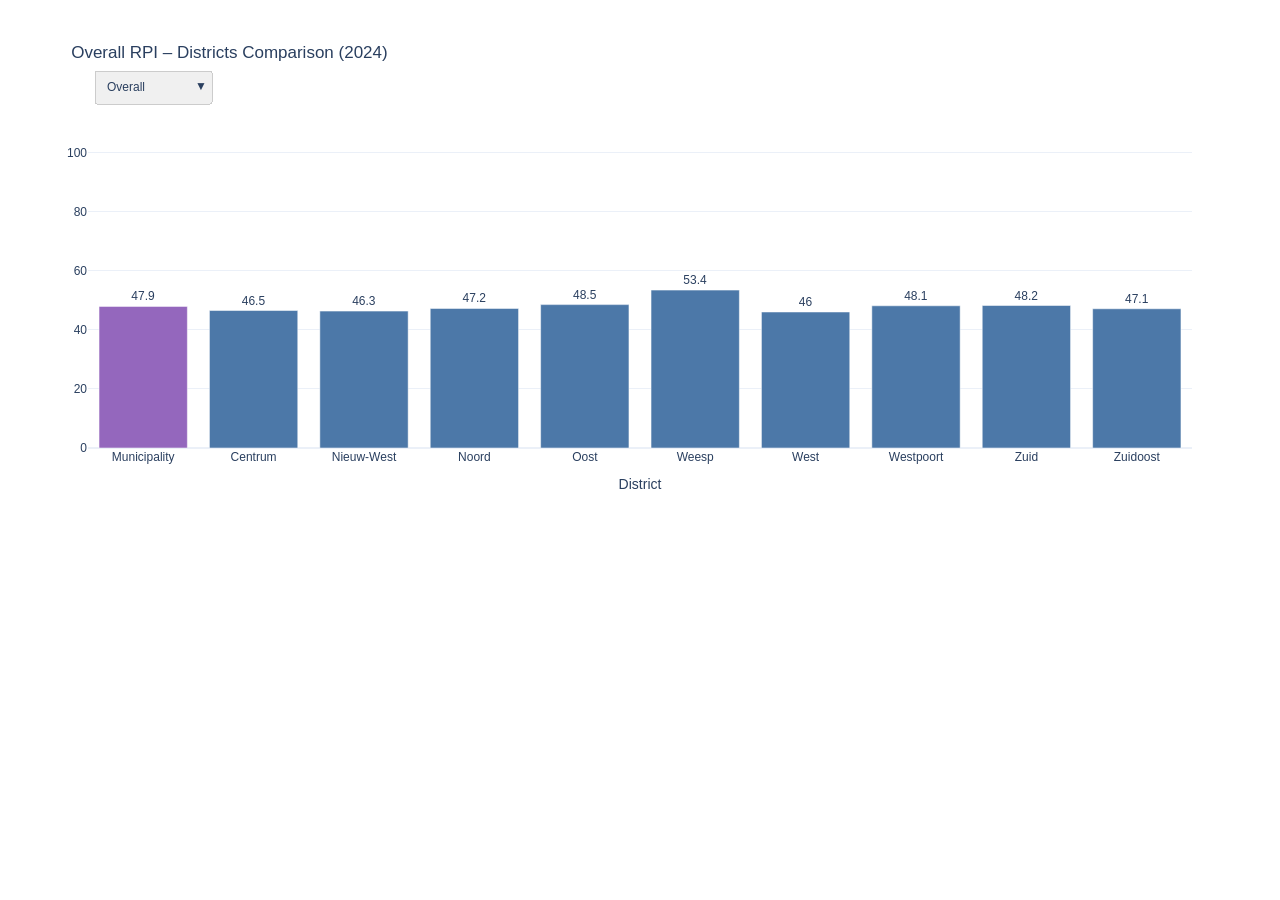
<file: docs/charts/histogram_2024.html>
<html>
<head><meta charset="utf-8" /></head>
<body>
    <div>                        <script type="text/javascript">window.PlotlyConfig = {MathJaxConfig: 'local'};</script>
        <script charset="utf-8" src="https://cdn.plot.ly/plotly-2.35.2.min.js"></script>                <div id="eaab901d-3037-4b99-b0c6-ad3c3ef9da51" class="plotly-graph-div" style="height:520px; width:100%;"></div>            <script type="text/javascript">                                    window.PLOTLYENV=window.PLOTLYENV || {};                                    if (document.getElementById("eaab901d-3037-4b99-b0c6-ad3c3ef9da51")) {                    Plotly.newPlot(                        "eaab901d-3037-4b99-b0c6-ad3c3ef9da51",                        [{"hovertemplate":"\u003cb\u003e%{x}\u003c\u002fb\u003e\u003cbr\u003eRPI: %{y:.1f}\u003cextra\u003e\u003c\u002fextra\u003e","marker":{"color":["#9467bd","#4C78A8","#4C78A8","#4C78A8","#4C78A8","#4C78A8","#4C78A8","#4C78A8","#4C78A8","#4C78A8"]},"name":"Overall","text":[47.9,46.5,46.3,47.2,48.5,53.4,46.0,48.1,48.2,47.1],"textposition":"outside","visible":true,"x":["Municipality","Centrum","Nieuw-West","Noord","Oost","Weesp","West","Westpoort","Zuid","Zuidoost"],"y":[47.9,46.5,46.3,47.2,48.5,53.4,46.0,48.1,48.2,47.1],"type":"bar"},{"hovertemplate":"\u003cb\u003e%{x}\u003c\u002fb\u003e\u003cbr\u003eRPI: %{y:.1f}\u003cextra\u003e\u003c\u002fextra\u003e","marker":{"color":["#9467bd","#4C78A8","#4C78A8","#4C78A8","#4C78A8","#4C78A8","#4C78A8","#4C78A8","#4C78A8","#4C78A8"]},"name":"Economic","text":[43.0,40.2,36.6,43.2,38.6,54.2,42.0,44.1,41.0,40.3],"textposition":"outside","visible":false,"x":["Municipality","Centrum","Nieuw-West","Noord","Oost","Weesp","West","Westpoort","Zuid","Zuidoost"],"y":[43.0,40.2,36.6,43.2,38.6,54.2,42.0,44.1,41.0,40.3],"type":"bar"},{"hovertemplate":"\u003cb\u003e%{x}\u003c\u002fb\u003e\u003cbr\u003eRPI: %{y:.1f}\u003cextra\u003e\u003c\u002fextra\u003e","marker":{"color":["#9467bd","#4C78A8","#4C78A8","#4C78A8","#4C78A8","#4C78A8","#4C78A8","#4C78A8","#4C78A8","#4C78A8"]},"name":"Environmental","text":[51.5,47.6,51.6,51.0,54.9,53.2,50.5,47.4,51.0,54.2],"textposition":"outside","visible":false,"x":["Municipality","Centrum","Nieuw-West","Noord","Oost","Weesp","West","Westpoort","Zuid","Zuidoost"],"y":[51.5,47.6,51.6,51.0,54.9,53.2,50.5,47.4,51.0,54.2],"type":"bar"},{"hovertemplate":"\u003cb\u003e%{x}\u003c\u002fb\u003e\u003cbr\u003eRPI: %{y:.1f}\u003cextra\u003e\u003c\u002fextra\u003e","marker":{"color":["#9467bd","#4C78A8","#4C78A8","#4C78A8","#4C78A8","#4C78A8","#4C78A8","#4C78A8","#4C78A8","#4C78A8"]},"name":"Political","text":[48.9,48.0,45.5,42.9,49.3,55.7,49.3,50.0,50.6,41.0],"textposition":"outside","visible":false,"x":["Municipality","Centrum","Nieuw-West","Noord","Oost","Weesp","West","Westpoort","Zuid","Zuidoost"],"y":[48.9,48.0,45.5,42.9,49.3,55.7,49.3,50.0,50.6,41.0],"type":"bar"},{"hovertemplate":"\u003cb\u003e%{x}\u003c\u002fb\u003e\u003cbr\u003eRPI: %{y:.1f}\u003cextra\u003e\u003c\u002fextra\u003e","marker":{"color":["#9467bd","#4C78A8","#4C78A8","#4C78A8","#4C78A8","#4C78A8","#4C78A8","#4C78A8","#4C78A8","#4C78A8"]},"name":"Social","text":[50.3,50.3,51.6,51.8,51.2,50.6,42.2,50.8,50.1,52.9],"textposition":"outside","visible":false,"x":["Municipality","Centrum","Nieuw-West","Noord","Oost","Weesp","West","Westpoort","Zuid","Zuidoost"],"y":[50.3,50.3,51.6,51.8,51.2,50.6,42.2,50.8,50.1,52.9],"type":"bar"}],                        {"template":{"data":{"barpolar":[{"marker":{"line":{"color":"white","width":0.5},"pattern":{"fillmode":"overlay","size":10,"solidity":0.2}},"type":"barpolar"}],"bar":[{"error_x":{"color":"#2a3f5f"},"error_y":{"color":"#2a3f5f"},"marker":{"line":{"color":"white","width":0.5},"pattern":{"fillmode":"overlay","size":10,"solidity":0.2}},"type":"bar"}],"carpet":[{"aaxis":{"endlinecolor":"#2a3f5f","gridcolor":"#C8D4E3","linecolor":"#C8D4E3","minorgridcolor":"#C8D4E3","startlinecolor":"#2a3f5f"},"baxis":{"endlinecolor":"#2a3f5f","gridcolor":"#C8D4E3","linecolor":"#C8D4E3","minorgridcolor":"#C8D4E3","startlinecolor":"#2a3f5f"},"type":"carpet"}],"choropleth":[{"colorbar":{"outlinewidth":0,"ticks":""},"type":"choropleth"}],"contourcarpet":[{"colorbar":{"outlinewidth":0,"ticks":""},"type":"contourcarpet"}],"contour":[{"colorbar":{"outlinewidth":0,"ticks":""},"colorscale":[[0.0,"#0d0887"],[0.1111111111111111,"#46039f"],[0.2222222222222222,"#7201a8"],[0.3333333333333333,"#9c179e"],[0.4444444444444444,"#bd3786"],[0.5555555555555556,"#d8576b"],[0.6666666666666666,"#ed7953"],[0.7777777777777778,"#fb9f3a"],[0.8888888888888888,"#fdca26"],[1.0,"#f0f921"]],"type":"contour"}],"heatmapgl":[{"colorbar":{"outlinewidth":0,"ticks":""},"colorscale":[[0.0,"#0d0887"],[0.1111111111111111,"#46039f"],[0.2222222222222222,"#7201a8"],[0.3333333333333333,"#9c179e"],[0.4444444444444444,"#bd3786"],[0.5555555555555556,"#d8576b"],[0.6666666666666666,"#ed7953"],[0.7777777777777778,"#fb9f3a"],[0.8888888888888888,"#fdca26"],[1.0,"#f0f921"]],"type":"heatmapgl"}],"heatmap":[{"colorbar":{"outlinewidth":0,"ticks":""},"colorscale":[[0.0,"#0d0887"],[0.1111111111111111,"#46039f"],[0.2222222222222222,"#7201a8"],[0.3333333333333333,"#9c179e"],[0.4444444444444444,"#bd3786"],[0.5555555555555556,"#d8576b"],[0.6666666666666666,"#ed7953"],[0.7777777777777778,"#fb9f3a"],[0.8888888888888888,"#fdca26"],[1.0,"#f0f921"]],"type":"heatmap"}],"histogram2dcontour":[{"colorbar":{"outlinewidth":0,"ticks":""},"colorscale":[[0.0,"#0d0887"],[0.1111111111111111,"#46039f"],[0.2222222222222222,"#7201a8"],[0.3333333333333333,"#9c179e"],[0.4444444444444444,"#bd3786"],[0.5555555555555556,"#d8576b"],[0.6666666666666666,"#ed7953"],[0.7777777777777778,"#fb9f3a"],[0.8888888888888888,"#fdca26"],[1.0,"#f0f921"]],"type":"histogram2dcontour"}],"histogram2d":[{"colorbar":{"outlinewidth":0,"ticks":""},"colorscale":[[0.0,"#0d0887"],[0.1111111111111111,"#46039f"],[0.2222222222222222,"#7201a8"],[0.3333333333333333,"#9c179e"],[0.4444444444444444,"#bd3786"],[0.5555555555555556,"#d8576b"],[0.6666666666666666,"#ed7953"],[0.7777777777777778,"#fb9f3a"],[0.8888888888888888,"#fdca26"],[1.0,"#f0f921"]],"type":"histogram2d"}],"histogram":[{"marker":{"pattern":{"fillmode":"overlay","size":10,"solidity":0.2}},"type":"histogram"}],"mesh3d":[{"colorbar":{"outlinewidth":0,"ticks":""},"type":"mesh3d"}],"parcoords":[{"line":{"colorbar":{"outlinewidth":0,"ticks":""}},"type":"parcoords"}],"pie":[{"automargin":true,"type":"pie"}],"scatter3d":[{"line":{"colorbar":{"outlinewidth":0,"ticks":""}},"marker":{"colorbar":{"outlinewidth":0,"ticks":""}},"type":"scatter3d"}],"scattercarpet":[{"marker":{"colorbar":{"outlinewidth":0,"ticks":""}},"type":"scattercarpet"}],"scattergeo":[{"marker":{"colorbar":{"outlinewidth":0,"ticks":""}},"type":"scattergeo"}],"scattergl":[{"marker":{"colorbar":{"outlinewidth":0,"ticks":""}},"type":"scattergl"}],"scattermapbox":[{"marker":{"colorbar":{"outlinewidth":0,"ticks":""}},"type":"scattermapbox"}],"scatterpolargl":[{"marker":{"colorbar":{"outlinewidth":0,"ticks":""}},"type":"scatterpolargl"}],"scatterpolar":[{"marker":{"colorbar":{"outlinewidth":0,"ticks":""}},"type":"scatterpolar"}],"scatter":[{"fillpattern":{"fillmode":"overlay","size":10,"solidity":0.2},"type":"scatter"}],"scatterternary":[{"marker":{"colorbar":{"outlinewidth":0,"ticks":""}},"type":"scatterternary"}],"surface":[{"colorbar":{"outlinewidth":0,"ticks":""},"colorscale":[[0.0,"#0d0887"],[0.1111111111111111,"#46039f"],[0.2222222222222222,"#7201a8"],[0.3333333333333333,"#9c179e"],[0.4444444444444444,"#bd3786"],[0.5555555555555556,"#d8576b"],[0.6666666666666666,"#ed7953"],[0.7777777777777778,"#fb9f3a"],[0.8888888888888888,"#fdca26"],[1.0,"#f0f921"]],"type":"surface"}],"table":[{"cells":{"fill":{"color":"#EBF0F8"},"line":{"color":"white"}},"header":{"fill":{"color":"#C8D4E3"},"line":{"color":"white"}},"type":"table"}]},"layout":{"annotationdefaults":{"arrowcolor":"#2a3f5f","arrowhead":0,"arrowwidth":1},"autotypenumbers":"strict","coloraxis":{"colorbar":{"outlinewidth":0,"ticks":""}},"colorscale":{"diverging":[[0,"#8e0152"],[0.1,"#c51b7d"],[0.2,"#de77ae"],[0.3,"#f1b6da"],[0.4,"#fde0ef"],[0.5,"#f7f7f7"],[0.6,"#e6f5d0"],[0.7,"#b8e186"],[0.8,"#7fbc41"],[0.9,"#4d9221"],[1,"#276419"]],"sequential":[[0.0,"#0d0887"],[0.1111111111111111,"#46039f"],[0.2222222222222222,"#7201a8"],[0.3333333333333333,"#9c179e"],[0.4444444444444444,"#bd3786"],[0.5555555555555556,"#d8576b"],[0.6666666666666666,"#ed7953"],[0.7777777777777778,"#fb9f3a"],[0.8888888888888888,"#fdca26"],[1.0,"#f0f921"]],"sequentialminus":[[0.0,"#0d0887"],[0.1111111111111111,"#46039f"],[0.2222222222222222,"#7201a8"],[0.3333333333333333,"#9c179e"],[0.4444444444444444,"#bd3786"],[0.5555555555555556,"#d8576b"],[0.6666666666666666,"#ed7953"],[0.7777777777777778,"#fb9f3a"],[0.8888888888888888,"#fdca26"],[1.0,"#f0f921"]]},"colorway":["#636efa","#EF553B","#00cc96","#ab63fa","#FFA15A","#19d3f3","#FF6692","#B6E880","#FF97FF","#FECB52"],"font":{"color":"#2a3f5f"},"geo":{"bgcolor":"white","lakecolor":"white","landcolor":"white","showlakes":true,"showland":true,"subunitcolor":"#C8D4E3"},"hoverlabel":{"align":"left"},"hovermode":"closest","mapbox":{"style":"light"},"paper_bgcolor":"white","plot_bgcolor":"white","polar":{"angularaxis":{"gridcolor":"#EBF0F8","linecolor":"#EBF0F8","ticks":""},"bgcolor":"white","radialaxis":{"gridcolor":"#EBF0F8","linecolor":"#EBF0F8","ticks":""}},"scene":{"xaxis":{"backgroundcolor":"white","gridcolor":"#DFE8F3","gridwidth":2,"linecolor":"#EBF0F8","showbackground":true,"ticks":"","zerolinecolor":"#EBF0F8"},"yaxis":{"backgroundcolor":"white","gridcolor":"#DFE8F3","gridwidth":2,"linecolor":"#EBF0F8","showbackground":true,"ticks":"","zerolinecolor":"#EBF0F8"},"zaxis":{"backgroundcolor":"white","gridcolor":"#DFE8F3","gridwidth":2,"linecolor":"#EBF0F8","showbackground":true,"ticks":"","zerolinecolor":"#EBF0F8"}},"shapedefaults":{"line":{"color":"#2a3f5f"}},"ternary":{"aaxis":{"gridcolor":"#DFE8F3","linecolor":"#A2B1C6","ticks":""},"baxis":{"gridcolor":"#DFE8F3","linecolor":"#A2B1C6","ticks":""},"bgcolor":"white","caxis":{"gridcolor":"#DFE8F3","linecolor":"#A2B1C6","ticks":""}},"title":{"x":0.05},"xaxis":{"automargin":true,"gridcolor":"#EBF0F8","linecolor":"#EBF0F8","ticks":"","title":{"standoff":15},"zerolinecolor":"#EBF0F8","zerolinewidth":2},"yaxis":{"automargin":true,"gridcolor":"#EBF0F8","linecolor":"#EBF0F8","ticks":"","title":{"standoff":15},"zerolinecolor":"#EBF0F8","zerolinewidth":2}}},"yaxis":{"range":[0,115]},"title":{"text":"Overall RPI – Districts Comparison (2024)"},"xaxis":{"title":{"text":"District"}},"height":520,"showlegend":false,"updatemenus":[{"bgcolor":"#f0f0f0","bordercolor":"#cccccc","buttons":[{"args":[{"visible":[true,false,false,false,false]},{"title":{"text":"Overall RPI – Districts Comparison (2024)"}}],"label":"Overall","method":"update"},{"args":[{"visible":[false,true,false,false,false]},{"title":{"text":"Economic RPI – Districts Comparison (2024)"}}],"label":"Economic","method":"update"},{"args":[{"visible":[false,false,true,false,false]},{"title":{"text":"Environmental RPI – Districts Comparison (2024)"}}],"label":"Environmental","method":"update"},{"args":[{"visible":[false,false,false,true,false]},{"title":{"text":"Political RPI – Districts Comparison (2024)"}}],"label":"Political","method":"update"},{"args":[{"visible":[false,false,false,false,true]},{"title":{"text":"Social RPI – Districts Comparison (2024)"}}],"label":"Social","method":"update"}],"pad":{"b":6,"l":6,"r":20,"t":6},"showactive":true,"type":"dropdown","x":0.0,"xanchor":"left","y":1.13,"yanchor":"top"}]},                        {"responsive": true}                    )                };                            </script>        </div>
</body>
</html>
</file>
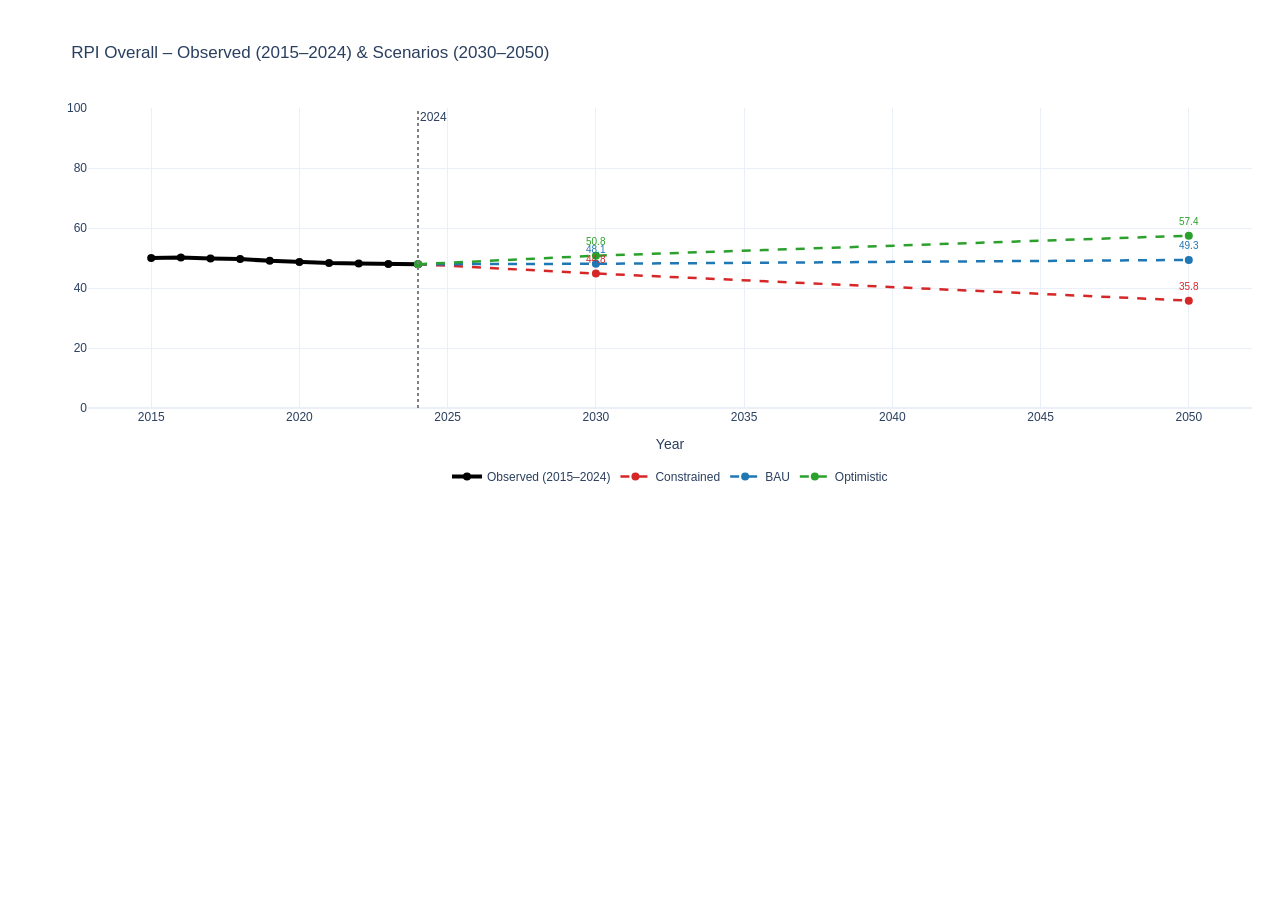
<file: docs/charts/scenarios.html>
<html>
<head><meta charset="utf-8" /></head>
<body>
    <div>                        <script type="text/javascript">window.PlotlyConfig = {MathJaxConfig: 'local'};</script>
        <script charset="utf-8" src="https://cdn.plot.ly/plotly-2.35.2.min.js"></script>                <div id="f82a7654-d635-41a4-85fc-fb81518b6447" class="plotly-graph-div" style="height:520px; width:100%;"></div>            <script type="text/javascript">                                    window.PLOTLYENV=window.PLOTLYENV || {};                                    if (document.getElementById("f82a7654-d635-41a4-85fc-fb81518b6447")) {                    Plotly.newPlot(                        "f82a7654-d635-41a4-85fc-fb81518b6447",                        [{"hovertemplate":"\u003cb\u003eObserved\u003c\u002fb\u003e\u003cbr\u003eYear: %{x}\u003cbr\u003eRPI: %{y:.1f}\u003cextra\u003e\u003c\u002fextra\u003e","line":{"color":"black","width":4},"marker":{"size":8},"mode":"lines+markers","name":"Observed (2015–2024)","x":[2015,2016,2017,2018,2019,2020,2021,2022,2023,2024],"y":[49.9828919395753,50.166515728553435,49.80250609901584,49.65565307950131,49.057385779385314,48.628271204323696,48.32294269238697,48.179209440411825,48.0282795221046,47.93062525804417],"type":"scatter"},{"hovertemplate":"\u003cb\u003eConstrained\u003c\u002fb\u003e\u003cbr\u003eYear: %{x}\u003cbr\u003eRPI: %{y:.1f}\u003cextra\u003e\u003c\u002fextra\u003e","line":{"color":"#d62728","dash":"dash","width":2.5},"marker":{"size":8},"mode":"lines+markers","name":"Constrained","x":[2024,2030,2050],"y":[47.93062525804417,44.834284094400665,35.788068521827704],"type":"scatter"},{"hovertemplate":"\u003cb\u003eBAU\u003c\u002fb\u003e\u003cbr\u003eYear: %{x}\u003cbr\u003eRPI: %{y:.1f}\u003cextra\u003e\u003c\u002fextra\u003e","line":{"color":"#1f77b4","dash":"dash","width":2.5},"marker":{"size":8},"mode":"lines+markers","name":"BAU","x":[2024,2030,2050],"y":[47.93062525804417,48.07027962392272,49.34387033480441],"type":"scatter"},{"hovertemplate":"\u003cb\u003eOptimistic\u003c\u002fb\u003e\u003cbr\u003eYear: %{x}\u003cbr\u003eRPI: %{y:.1f}\u003cextra\u003e\u003c\u002fextra\u003e","line":{"color":"#2ca02c","dash":"dash","width":2.5},"marker":{"size":8},"mode":"lines+markers","name":"Optimistic","x":[2024,2030,2050],"y":[47.93062525804417,50.75967476591754,57.435124455215146],"type":"scatter"}],                        {"template":{"data":{"barpolar":[{"marker":{"line":{"color":"white","width":0.5},"pattern":{"fillmode":"overlay","size":10,"solidity":0.2}},"type":"barpolar"}],"bar":[{"error_x":{"color":"#2a3f5f"},"error_y":{"color":"#2a3f5f"},"marker":{"line":{"color":"white","width":0.5},"pattern":{"fillmode":"overlay","size":10,"solidity":0.2}},"type":"bar"}],"carpet":[{"aaxis":{"endlinecolor":"#2a3f5f","gridcolor":"#C8D4E3","linecolor":"#C8D4E3","minorgridcolor":"#C8D4E3","startlinecolor":"#2a3f5f"},"baxis":{"endlinecolor":"#2a3f5f","gridcolor":"#C8D4E3","linecolor":"#C8D4E3","minorgridcolor":"#C8D4E3","startlinecolor":"#2a3f5f"},"type":"carpet"}],"choropleth":[{"colorbar":{"outlinewidth":0,"ticks":""},"type":"choropleth"}],"contourcarpet":[{"colorbar":{"outlinewidth":0,"ticks":""},"type":"contourcarpet"}],"contour":[{"colorbar":{"outlinewidth":0,"ticks":""},"colorscale":[[0.0,"#0d0887"],[0.1111111111111111,"#46039f"],[0.2222222222222222,"#7201a8"],[0.3333333333333333,"#9c179e"],[0.4444444444444444,"#bd3786"],[0.5555555555555556,"#d8576b"],[0.6666666666666666,"#ed7953"],[0.7777777777777778,"#fb9f3a"],[0.8888888888888888,"#fdca26"],[1.0,"#f0f921"]],"type":"contour"}],"heatmapgl":[{"colorbar":{"outlinewidth":0,"ticks":""},"colorscale":[[0.0,"#0d0887"],[0.1111111111111111,"#46039f"],[0.2222222222222222,"#7201a8"],[0.3333333333333333,"#9c179e"],[0.4444444444444444,"#bd3786"],[0.5555555555555556,"#d8576b"],[0.6666666666666666,"#ed7953"],[0.7777777777777778,"#fb9f3a"],[0.8888888888888888,"#fdca26"],[1.0,"#f0f921"]],"type":"heatmapgl"}],"heatmap":[{"colorbar":{"outlinewidth":0,"ticks":""},"colorscale":[[0.0,"#0d0887"],[0.1111111111111111,"#46039f"],[0.2222222222222222,"#7201a8"],[0.3333333333333333,"#9c179e"],[0.4444444444444444,"#bd3786"],[0.5555555555555556,"#d8576b"],[0.6666666666666666,"#ed7953"],[0.7777777777777778,"#fb9f3a"],[0.8888888888888888,"#fdca26"],[1.0,"#f0f921"]],"type":"heatmap"}],"histogram2dcontour":[{"colorbar":{"outlinewidth":0,"ticks":""},"colorscale":[[0.0,"#0d0887"],[0.1111111111111111,"#46039f"],[0.2222222222222222,"#7201a8"],[0.3333333333333333,"#9c179e"],[0.4444444444444444,"#bd3786"],[0.5555555555555556,"#d8576b"],[0.6666666666666666,"#ed7953"],[0.7777777777777778,"#fb9f3a"],[0.8888888888888888,"#fdca26"],[1.0,"#f0f921"]],"type":"histogram2dcontour"}],"histogram2d":[{"colorbar":{"outlinewidth":0,"ticks":""},"colorscale":[[0.0,"#0d0887"],[0.1111111111111111,"#46039f"],[0.2222222222222222,"#7201a8"],[0.3333333333333333,"#9c179e"],[0.4444444444444444,"#bd3786"],[0.5555555555555556,"#d8576b"],[0.6666666666666666,"#ed7953"],[0.7777777777777778,"#fb9f3a"],[0.8888888888888888,"#fdca26"],[1.0,"#f0f921"]],"type":"histogram2d"}],"histogram":[{"marker":{"pattern":{"fillmode":"overlay","size":10,"solidity":0.2}},"type":"histogram"}],"mesh3d":[{"colorbar":{"outlinewidth":0,"ticks":""},"type":"mesh3d"}],"parcoords":[{"line":{"colorbar":{"outlinewidth":0,"ticks":""}},"type":"parcoords"}],"pie":[{"automargin":true,"type":"pie"}],"scatter3d":[{"line":{"colorbar":{"outlinewidth":0,"ticks":""}},"marker":{"colorbar":{"outlinewidth":0,"ticks":""}},"type":"scatter3d"}],"scattercarpet":[{"marker":{"colorbar":{"outlinewidth":0,"ticks":""}},"type":"scattercarpet"}],"scattergeo":[{"marker":{"colorbar":{"outlinewidth":0,"ticks":""}},"type":"scattergeo"}],"scattergl":[{"marker":{"colorbar":{"outlinewidth":0,"ticks":""}},"type":"scattergl"}],"scattermapbox":[{"marker":{"colorbar":{"outlinewidth":0,"ticks":""}},"type":"scattermapbox"}],"scatterpolargl":[{"marker":{"colorbar":{"outlinewidth":0,"ticks":""}},"type":"scatterpolargl"}],"scatterpolar":[{"marker":{"colorbar":{"outlinewidth":0,"ticks":""}},"type":"scatterpolar"}],"scatter":[{"fillpattern":{"fillmode":"overlay","size":10,"solidity":0.2},"type":"scatter"}],"scatterternary":[{"marker":{"colorbar":{"outlinewidth":0,"ticks":""}},"type":"scatterternary"}],"surface":[{"colorbar":{"outlinewidth":0,"ticks":""},"colorscale":[[0.0,"#0d0887"],[0.1111111111111111,"#46039f"],[0.2222222222222222,"#7201a8"],[0.3333333333333333,"#9c179e"],[0.4444444444444444,"#bd3786"],[0.5555555555555556,"#d8576b"],[0.6666666666666666,"#ed7953"],[0.7777777777777778,"#fb9f3a"],[0.8888888888888888,"#fdca26"],[1.0,"#f0f921"]],"type":"surface"}],"table":[{"cells":{"fill":{"color":"#EBF0F8"},"line":{"color":"white"}},"header":{"fill":{"color":"#C8D4E3"},"line":{"color":"white"}},"type":"table"}]},"layout":{"annotationdefaults":{"arrowcolor":"#2a3f5f","arrowhead":0,"arrowwidth":1},"autotypenumbers":"strict","coloraxis":{"colorbar":{"outlinewidth":0,"ticks":""}},"colorscale":{"diverging":[[0,"#8e0152"],[0.1,"#c51b7d"],[0.2,"#de77ae"],[0.3,"#f1b6da"],[0.4,"#fde0ef"],[0.5,"#f7f7f7"],[0.6,"#e6f5d0"],[0.7,"#b8e186"],[0.8,"#7fbc41"],[0.9,"#4d9221"],[1,"#276419"]],"sequential":[[0.0,"#0d0887"],[0.1111111111111111,"#46039f"],[0.2222222222222222,"#7201a8"],[0.3333333333333333,"#9c179e"],[0.4444444444444444,"#bd3786"],[0.5555555555555556,"#d8576b"],[0.6666666666666666,"#ed7953"],[0.7777777777777778,"#fb9f3a"],[0.8888888888888888,"#fdca26"],[1.0,"#f0f921"]],"sequentialminus":[[0.0,"#0d0887"],[0.1111111111111111,"#46039f"],[0.2222222222222222,"#7201a8"],[0.3333333333333333,"#9c179e"],[0.4444444444444444,"#bd3786"],[0.5555555555555556,"#d8576b"],[0.6666666666666666,"#ed7953"],[0.7777777777777778,"#fb9f3a"],[0.8888888888888888,"#fdca26"],[1.0,"#f0f921"]]},"colorway":["#636efa","#EF553B","#00cc96","#ab63fa","#FFA15A","#19d3f3","#FF6692","#B6E880","#FF97FF","#FECB52"],"font":{"color":"#2a3f5f"},"geo":{"bgcolor":"white","lakecolor":"white","landcolor":"white","showlakes":true,"showland":true,"subunitcolor":"#C8D4E3"},"hoverlabel":{"align":"left"},"hovermode":"closest","mapbox":{"style":"light"},"paper_bgcolor":"white","plot_bgcolor":"white","polar":{"angularaxis":{"gridcolor":"#EBF0F8","linecolor":"#EBF0F8","ticks":""},"bgcolor":"white","radialaxis":{"gridcolor":"#EBF0F8","linecolor":"#EBF0F8","ticks":""}},"scene":{"xaxis":{"backgroundcolor":"white","gridcolor":"#DFE8F3","gridwidth":2,"linecolor":"#EBF0F8","showbackground":true,"ticks":"","zerolinecolor":"#EBF0F8"},"yaxis":{"backgroundcolor":"white","gridcolor":"#DFE8F3","gridwidth":2,"linecolor":"#EBF0F8","showbackground":true,"ticks":"","zerolinecolor":"#EBF0F8"},"zaxis":{"backgroundcolor":"white","gridcolor":"#DFE8F3","gridwidth":2,"linecolor":"#EBF0F8","showbackground":true,"ticks":"","zerolinecolor":"#EBF0F8"}},"shapedefaults":{"line":{"color":"#2a3f5f"}},"ternary":{"aaxis":{"gridcolor":"#DFE8F3","linecolor":"#A2B1C6","ticks":""},"baxis":{"gridcolor":"#DFE8F3","linecolor":"#A2B1C6","ticks":""},"bgcolor":"white","caxis":{"gridcolor":"#DFE8F3","linecolor":"#A2B1C6","ticks":""}},"title":{"x":0.05},"xaxis":{"automargin":true,"gridcolor":"#EBF0F8","linecolor":"#EBF0F8","ticks":"","title":{"standoff":15},"zerolinecolor":"#EBF0F8","zerolinewidth":2},"yaxis":{"automargin":true,"gridcolor":"#EBF0F8","linecolor":"#EBF0F8","ticks":"","title":{"standoff":15},"zerolinecolor":"#EBF0F8","zerolinewidth":2}}},"shapes":[{"line":{"color":"grey","dash":"dot"},"type":"line","x0":2024,"x1":2024,"xref":"x","y0":0,"y1":1,"yref":"y domain"}],"annotations":[{"showarrow":false,"text":"2024","x":2024,"xanchor":"left","xref":"x","y":1,"yanchor":"top","yref":"y domain"},{"font":{"color":"#d62728","family":"Arial","size":10},"showarrow":false,"text":"44.8","x":2030,"y":44.834284094400665,"yshift":14},{"font":{"color":"#d62728","family":"Arial","size":10},"showarrow":false,"text":"35.8","x":2050,"y":35.788068521827704,"yshift":14},{"font":{"color":"#1f77b4","family":"Arial","size":10},"showarrow":false,"text":"48.1","x":2030,"y":48.07027962392272,"yshift":14},{"font":{"color":"#1f77b4","family":"Arial","size":10},"showarrow":false,"text":"49.3","x":2050,"y":49.34387033480441,"yshift":14},{"font":{"color":"#2ca02c","family":"Arial","size":10},"showarrow":false,"text":"50.8","x":2030,"y":50.75967476591754,"yshift":14},{"font":{"color":"#2ca02c","family":"Arial","size":10},"showarrow":false,"text":"57.4","x":2050,"y":57.435124455215146,"yshift":14}],"yaxis":{"range":[0,100]},"legend":{"orientation":"h","xanchor":"center","x":0.5,"yanchor":"top","y":-0.18},"margin":{"b":120,"r":20},"title":{"text":"RPI Overall – Observed (2015–2024) & Scenarios (2030–2050)"},"xaxis":{"title":{"text":"Year"}},"hovermode":"x unified","height":520},                        {"responsive": true}                    )                };                            </script>        </div>
</body>
</html>
</file>
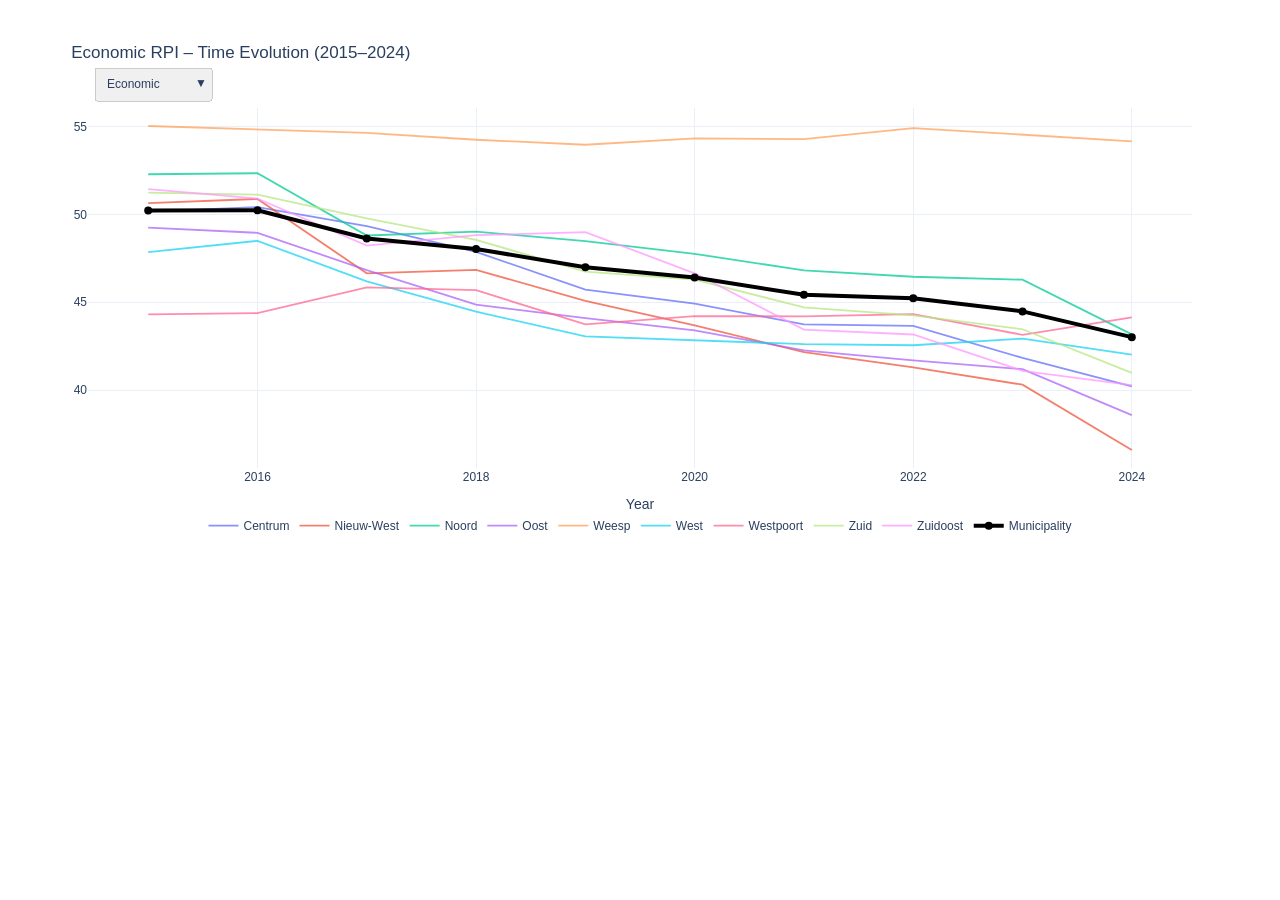
<file: docs/charts/timeseries_dimensions.html>
<html>
<head><meta charset="utf-8" /></head>
<body>
    <div>                        <script type="text/javascript">window.PlotlyConfig = {MathJaxConfig: 'local'};</script>
        <script charset="utf-8" src="https://cdn.plot.ly/plotly-2.35.2.min.js"></script>                <div id="8f18fa1f-d95a-4797-8051-187158a0c7ae" class="plotly-graph-div" style="height:600px; width:100%;"></div>            <script type="text/javascript">                                    window.PLOTLYENV=window.PLOTLYENV || {};                                    if (document.getElementById("8f18fa1f-d95a-4797-8051-187158a0c7ae")) {                    Plotly.newPlot(                        "8f18fa1f-d95a-4797-8051-187158a0c7ae",                        [{"hovertemplate":"\u003cb\u003eCentrum\u003c\u002fb\u003e\u003cbr\u003eYear: %{x}\u003cbr\u003eScore: %{y:.1f}\u003cextra\u003e\u003c\u002fextra\u003e","line":{"width":1.8},"mode":"lines","name":"Centrum","opacity":0.75,"showlegend":true,"visible":true,"x":[2015,2016,2017,2018,2019,2020,2021,2022,2023,2024],"y":[50.16238134360903,50.420141959875934,49.337683251602336,47.86594185844937,45.72431234873115,44.9230513048975,43.737202943614136,43.65912801164412,41.82899921729471,40.207957207906716],"type":"scatter"},{"hovertemplate":"\u003cb\u003eNieuw-West\u003c\u002fb\u003e\u003cbr\u003eYear: %{x}\u003cbr\u003eScore: %{y:.1f}\u003cextra\u003e\u003c\u002fextra\u003e","line":{"width":1.8},"mode":"lines","name":"Nieuw-West","opacity":0.75,"showlegend":true,"visible":true,"x":[2015,2016,2017,2018,2019,2020,2021,2022,2023,2024],"y":[50.64780935270785,50.88260514481144,46.64563679075218,46.8472400356283,45.07754896534105,43.68485518053873,42.15605816778639,41.288883915738644,40.30533818305761,36.588507026649026],"type":"scatter"},{"hovertemplate":"\u003cb\u003eNoord\u003c\u002fb\u003e\u003cbr\u003eYear: %{x}\u003cbr\u003eScore: %{y:.1f}\u003cextra\u003e\u003c\u002fextra\u003e","line":{"width":1.8},"mode":"lines","name":"Noord","opacity":0.75,"showlegend":true,"visible":true,"x":[2015,2016,2017,2018,2019,2020,2021,2022,2023,2024],"y":[52.28743758086271,52.344403688669686,48.79890373331919,49.017094734734904,48.47779465985754,47.755084635472166,46.81635212403646,46.45126633890084,46.28634046865657,43.16945031143367],"type":"scatter"},{"hovertemplate":"\u003cb\u003eOost\u003c\u002fb\u003e\u003cbr\u003eYear: %{x}\u003cbr\u003eScore: %{y:.1f}\u003cextra\u003e\u003c\u002fextra\u003e","line":{"width":1.8},"mode":"lines","name":"Oost","opacity":0.75,"showlegend":true,"visible":true,"x":[2015,2016,2017,2018,2019,2020,2021,2022,2023,2024],"y":[49.25383623593662,48.95125366619656,46.82885212271016,44.86000923477881,44.096957106781375,43.39395469982395,42.26347418050439,41.691958450321934,41.18764935590744,38.57764473623506],"type":"scatter"},{"hovertemplate":"\u003cb\u003eWeesp\u003c\u002fb\u003e\u003cbr\u003eYear: %{x}\u003cbr\u003eScore: %{y:.1f}\u003cextra\u003e\u003c\u002fextra\u003e","line":{"width":1.8},"mode":"lines","name":"Weesp","opacity":0.75,"showlegend":true,"visible":true,"x":[2015,2016,2017,2018,2019,2020,2021,2022,2023,2024],"y":[55.033825427868486,54.857119143825365,54.64495721603265,54.25208546126298,53.96672450715175,54.324140618171825,54.29025779486053,54.91735404305965,54.559656272637234,54.16414516442806],"type":"scatter"},{"hovertemplate":"\u003cb\u003eWest\u003c\u002fb\u003e\u003cbr\u003eYear: %{x}\u003cbr\u003eScore: %{y:.1f}\u003cextra\u003e\u003c\u002fextra\u003e","line":{"width":1.8},"mode":"lines","name":"West","opacity":0.75,"showlegend":true,"visible":true,"x":[2015,2016,2017,2018,2019,2020,2021,2022,2023,2024],"y":[47.85470772041236,48.49508882598806,46.18865016285496,44.463069004820085,43.053002527831296,42.816982368053274,42.61569862569374,42.55075869715019,42.9310268568186,42.01930313031569],"type":"scatter"},{"hovertemplate":"\u003cb\u003eWestpoort\u003c\u002fb\u003e\u003cbr\u003eYear: %{x}\u003cbr\u003eScore: %{y:.1f}\u003cextra\u003e\u003c\u002fextra\u003e","line":{"width":1.8},"mode":"lines","name":"Westpoort","opacity":0.75,"showlegend":true,"visible":true,"x":[2015,2016,2017,2018,2019,2020,2021,2022,2023,2024],"y":[44.31488391001286,44.37593363180374,45.84977572388234,45.685937970697964,43.73916618902325,44.20838261098802,44.19923165571068,44.3200399382565,43.143855396443044,44.141045915394045],"type":"scatter"},{"hovertemplate":"\u003cb\u003eZuid\u003c\u002fb\u003e\u003cbr\u003eYear: %{x}\u003cbr\u003eScore: %{y:.1f}\u003cextra\u003e\u003c\u002fextra\u003e","line":{"width":1.8},"mode":"lines","name":"Zuid","opacity":0.75,"showlegend":true,"visible":true,"x":[2015,2016,2017,2018,2019,2020,2021,2022,2023,2024],"y":[51.24447195962453,51.129016385138115,49.77864079981654,48.545681241775284,46.74634601782604,46.29047639276213,44.704744629026166,44.25065164468016,43.46244458058596,40.981281825098556],"type":"scatter"},{"hovertemplate":"\u003cb\u003eZuidoost\u003c\u002fb\u003e\u003cbr\u003eYear: %{x}\u003cbr\u003eScore: %{y:.1f}\u003cextra\u003e\u003c\u002fextra\u003e","line":{"width":1.8},"mode":"lines","name":"Zuidoost","opacity":0.75,"showlegend":true,"visible":true,"x":[2015,2016,2017,2018,2019,2020,2021,2022,2023,2024],"y":[51.44537022602326,50.90478859077249,48.22373450428595,48.818300977818716,48.99125779801665,46.64681903645652,43.439152536702366,43.16329903304629,41.098510494449194,40.281658551054015],"type":"scatter"},{"hovertemplate":"\u003cb\u003eMunicipality\u003c\u002fb\u003e\u003cbr\u003eYear: %{x}\u003cbr\u003eScore: %{y:.1f}\u003cextra\u003e\u003c\u002fextra\u003e","line":{"color":"black","width":4},"marker":{"size":8},"mode":"lines+markers","name":"Municipality","showlegend":true,"visible":true,"x":[2015,2016,2017,2018,2019,2020,2021,2022,2023,2024],"y":[50.22447237570577,50.23603510370814,48.62968343052563,48.035536051996644,46.98731101205601,46.404374684716416,45.422217265793485,45.22933400727983,44.48038208258504,43.013099386851486],"type":"scatter"},{"hovertemplate":"\u003cb\u003eCentrum\u003c\u002fb\u003e\u003cbr\u003eYear: %{x}\u003cbr\u003eScore: %{y:.1f}\u003cextra\u003e\u003c\u002fextra\u003e","line":{"width":1.8},"mode":"lines","name":"Centrum","opacity":0.75,"showlegend":false,"visible":false,"x":[2015,2016,2017,2018,2019,2020,2021,2022,2023,2024],"y":[46.293191863629964,46.293191863629964,46.293191863629964,46.293191863629964,46.53655567630957,46.657590016142684,46.61358528466618,45.437103168054215,46.04197378136164,47.60613295577224],"type":"scatter"},{"hovertemplate":"\u003cb\u003eNieuw-West\u003c\u002fb\u003e\u003cbr\u003eYear: %{x}\u003cbr\u003eScore: %{y:.1f}\u003cextra\u003e\u003c\u002fextra\u003e","line":{"width":1.8},"mode":"lines","name":"Nieuw-West","opacity":0.75,"showlegend":false,"visible":false,"x":[2015,2016,2017,2018,2019,2020,2021,2022,2023,2024],"y":[50.11573449490459,50.11573449490459,50.11573449490459,50.11573449490459,50.62048906935117,51.03934934781912,51.389805319423694,51.998363151699245,51.72637919927336,51.55928988420577],"type":"scatter"},{"hovertemplate":"\u003cb\u003eNoord\u003c\u002fb\u003e\u003cbr\u003eYear: %{x}\u003cbr\u003eScore: %{y:.1f}\u003cextra\u003e\u003c\u002fextra\u003e","line":{"width":1.8},"mode":"lines","name":"Noord","opacity":0.75,"showlegend":false,"visible":false,"x":[2015,2016,2017,2018,2019,2020,2021,2022,2023,2024],"y":[48.71574307547223,48.71574307547223,48.71574307547223,48.71574307547223,49.09430900630717,49.58710478976521,49.94251775630346,49.56213011064601,50.109863568829844,50.99065585717203],"type":"scatter"},{"hovertemplate":"\u003cb\u003eOost\u003c\u002fb\u003e\u003cbr\u003eYear: %{x}\u003cbr\u003eScore: %{y:.1f}\u003cextra\u003e\u003c\u002fextra\u003e","line":{"width":1.8},"mode":"lines","name":"Oost","opacity":0.75,"showlegend":false,"visible":false,"x":[2015,2016,2017,2018,2019,2020,2021,2022,2023,2024],"y":[53.168144665221384,53.168144665221384,53.168144665221384,53.168144665221384,53.77204745964856,54.25726612073074,54.63906769192665,54.36255760347517,54.68849130916793,54.93716291473263],"type":"scatter"},{"hovertemplate":"\u003cb\u003eWeesp\u003c\u002fb\u003e\u003cbr\u003eYear: %{x}\u003cbr\u003eScore: %{y:.1f}\u003cextra\u003e\u003c\u002fextra\u003e","line":{"width":1.8},"mode":"lines","name":"Weesp","opacity":0.75,"showlegend":false,"visible":false,"x":[2015,2016,2017,2018,2019,2020,2021,2022,2023,2024],"y":[52.52854732768821,52.52854732768821,52.52854732768821,52.52854732768821,52.55558775131927,52.76666807398475,53.001310928209236,54.54653487262423,53.911477101994564,53.2412380681636],"type":"scatter"},{"hovertemplate":"\u003cb\u003eWest\u003c\u002fb\u003e\u003cbr\u003eYear: %{x}\u003cbr\u003eScore: %{y:.1f}\u003cextra\u003e\u003c\u002fextra\u003e","line":{"width":1.8},"mode":"lines","name":"West","opacity":0.75,"showlegend":false,"visible":false,"x":[2015,2016,2017,2018,2019,2020,2021,2022,2023,2024],"y":[48.582712303718154,48.582712303718154,48.582712303718154,48.582712303718154,48.997332132727855,49.22635064187619,49.31046091707431,49.75332015942143,50.66433273990525,50.47846812858783],"type":"scatter"},{"hovertemplate":"\u003cb\u003eWestpoort\u003c\u002fb\u003e\u003cbr\u003eYear: %{x}\u003cbr\u003eScore: %{y:.1f}\u003cextra\u003e\u003c\u002fextra\u003e","line":{"width":1.8},"mode":"lines","name":"Westpoort","opacity":0.75,"showlegend":false,"visible":false,"x":[2015,2016,2017,2018,2019,2020,2021,2022,2023,2024],"y":[47.05866703293608,47.05866703293608,47.05866703293608,47.05866703293608,47.05866703293608,47.20370771735086,47.354639034655385,47.38609743295377,47.430198494802,47.42578052013468],"type":"scatter"},{"hovertemplate":"\u003cb\u003eZuid\u003c\u002fb\u003e\u003cbr\u003eYear: %{x}\u003cbr\u003eScore: %{y:.1f}\u003cextra\u003e\u003c\u002fextra\u003e","line":{"width":1.8},"mode":"lines","name":"Zuid","opacity":0.75,"showlegend":false,"visible":false,"x":[2015,2016,2017,2018,2019,2020,2021,2022,2023,2024],"y":[48.6545639678284,48.6545639678284,48.6545639678284,48.6545639678284,48.99707600048859,49.11913918552149,49.25592895277877,49.648566518628904,50.917457899801484,51.039809216578],"type":"scatter"},{"hovertemplate":"\u003cb\u003eZuidoost\u003c\u002fb\u003e\u003cbr\u003eYear: %{x}\u003cbr\u003eScore: %{y:.1f}\u003cextra\u003e\u003c\u002fextra\u003e","line":{"width":1.8},"mode":"lines","name":"Zuidoost","opacity":0.75,"showlegend":false,"visible":false,"x":[2015,2016,2017,2018,2019,2020,2021,2022,2023,2024],"y":[50.941685400901775,50.941685400901775,50.941685400901775,50.941685400901775,51.51854777169789,51.989749951391936,52.41750871352409,52.911277889274416,53.088338772247276,54.19104705896626],"type":"scatter"},{"hovertemplate":"\u003cb\u003eMunicipality\u003c\u002fb\u003e\u003cbr\u003eYear: %{x}\u003cbr\u003eScore: %{y:.1f}\u003cextra\u003e\u003c\u002fextra\u003e","line":{"color":"black","width":4},"marker":{"size":8},"mode":"lines+markers","name":"Municipality","showlegend":false,"visible":false,"x":[2015,2016,2017,2018,2019,2020,2021,2022,2023,2024],"y":[50.06922926261743,50.04611106153189,49.751819376849994,49.324505261806195,49.79928799161612,50.51882354802082,50.78788154329651,50.8398954995232,51.27023874564253,51.53285289776393],"type":"scatter"},{"hovertemplate":"\u003cb\u003eCentrum\u003c\u002fb\u003e\u003cbr\u003eYear: %{x}\u003cbr\u003eScore: %{y:.1f}\u003cextra\u003e\u003c\u002fextra\u003e","line":{"width":1.8},"mode":"lines","name":"Centrum","opacity":0.75,"showlegend":false,"visible":false,"x":[2015,2016,2017,2018,2019,2020,2021,2022,2023,2024],"y":[54.091101249261236,54.4100362886468,54.728971328032365,55.047906367417916,50.58281581602004,46.11772526462217,48.66920557970667,51.22068589479117,49.62601069786336,48.03133550093554],"type":"scatter"},{"hovertemplate":"\u003cb\u003eNieuw-West\u003c\u002fb\u003e\u003cbr\u003eYear: %{x}\u003cbr\u003eScore: %{y:.1f}\u003cextra\u003e\u003c\u002fextra\u003e","line":{"width":1.8},"mode":"lines","name":"Nieuw-West","opacity":0.75,"showlegend":false,"visible":false,"x":[2015,2016,2017,2018,2019,2020,2021,2022,2023,2024],"y":[46.7555953433933,43.56624494953767,45.79879022523661,48.03133550093554,46.7555953433933,45.479855185851044,42.92837487076654,40.37689455568205,42.92837487076654,45.479855185851044],"type":"scatter"},{"hovertemplate":"\u003cb\u003eNoord\u003c\u002fb\u003e\u003cbr\u003eYear: %{x}\u003cbr\u003eScore: %{y:.1f}\u003cextra\u003e\u003c\u002fextra\u003e","line":{"width":1.8},"mode":"lines","name":"Noord","opacity":0.75,"showlegend":false,"visible":false,"x":[2015,2016,2017,2018,2019,2020,2021,2022,2023,2024],"y":[44.84198510707992,49.3070756584778,48.03133550093554,46.7555953433933,44.2041150283088,41.652634713224295,43.56624494953767,45.479855185851044,44.2041150283088,42.92837487076654],"type":"scatter"},{"hovertemplate":"\u003cb\u003eOost\u003c\u002fb\u003e\u003cbr\u003eYear: %{x}\u003cbr\u003eScore: %{y:.1f}\u003cextra\u003e\u003c\u002fextra\u003e","line":{"width":1.8},"mode":"lines","name":"Oost","opacity":0.75,"showlegend":false,"visible":false,"x":[2015,2016,2017,2018,2019,2020,2021,2022,2023,2024],"y":[51.8585559735623,51.22068589479117,50.58281581602004,49.94494573724892,48.350270540321105,46.7555953433933,45.160920146465486,43.56624494953767,46.43666030400774,49.3070756584778],"type":"scatter"},{"hovertemplate":"\u003cb\u003eWeesp\u003c\u002fb\u003e\u003cbr\u003eYear: %{x}\u003cbr\u003eScore: %{y:.1f}\u003cextra\u003e\u003c\u002fextra\u003e","line":{"width":1.8},"mode":"lines","name":"Weesp","opacity":0.75,"showlegend":false,"visible":false,"x":[2015,2016,2017,2018,2019,2020,2021,2022,2023,2024],"y":[51.8585559735623,51.8585559735623,51.8585559735623,51.8585559735623,51.8585559735623,51.8585559735623,51.8585559735623,51.8585559735623,53.77216620987567,55.68577644618904],"type":"scatter"},{"hovertemplate":"\u003cb\u003eWest\u003c\u002fb\u003e\u003cbr\u003eYear: %{x}\u003cbr\u003eScore: %{y:.1f}\u003cextra\u003e\u003c\u002fextra\u003e","line":{"width":1.8},"mode":"lines","name":"West","opacity":0.75,"showlegend":false,"visible":false,"x":[2015,2016,2017,2018,2019,2020,2021,2022,2023,2024],"y":[50.9017508554056,49.3070756584778,50.26388077663449,51.22068589479117,48.66920557970667,46.11772526462217,45.479855185851044,44.84198510707992,47.07453038277885,49.3070756584778],"type":"scatter"},{"hovertemplate":"\u003cb\u003eWestpoort\u003c\u002fb\u003e\u003cbr\u003eYear: %{x}\u003cbr\u003eScore: %{y:.1f}\u003cextra\u003e\u003c\u002fextra\u003e","line":{"width":1.8},"mode":"lines","name":"Westpoort","opacity":0.75,"showlegend":false,"visible":false,"x":[2015,2016,2017,2018,2019,2020,2021,2022,2023,2024],"y":[50.0,50.0,50.0,50.0,50.0,50.0,50.0,50.0,50.0,50.0],"type":"scatter"},{"hovertemplate":"\u003cb\u003eZuid\u003c\u002fb\u003e\u003cbr\u003eYear: %{x}\u003cbr\u003eScore: %{y:.1f}\u003cextra\u003e\u003c\u002fextra\u003e","line":{"width":1.8},"mode":"lines","name":"Zuid","opacity":0.75,"showlegend":false,"visible":false,"x":[2015,2016,2017,2018,2019,2020,2021,2022,2023,2024],"y":[52.49642605233342,49.3070756584778,51.8585559735623,54.4100362886468,52.177491012947854,49.94494573724892,48.988140619092235,48.03133550093554,49.3070756584778,50.58281581602004],"type":"scatter"},{"hovertemplate":"\u003cb\u003eZuidoost\u003c\u002fb\u003e\u003cbr\u003eYear: %{x}\u003cbr\u003eScore: %{y:.1f}\u003cextra\u003e\u003c\u002fextra\u003e","line":{"width":1.8},"mode":"lines","name":"Zuidoost","opacity":0.75,"showlegend":false,"visible":false,"x":[2015,2016,2017,2018,2019,2020,2021,2022,2023,2024],"y":[49.3070756584778,53.77216620987567,49.3070756584778,44.84198510707992,45.160920146465486,45.479855185851044,42.290504791995424,39.1011543981398,40.057959516296485,41.01476463445317],"type":"scatter"},{"hovertemplate":"\u003cb\u003eMunicipality\u003c\u002fb\u003e\u003cbr\u003eYear: %{x}\u003cbr\u003eScore: %{y:.1f}\u003cextra\u003e\u003c\u002fextra\u003e","line":{"color":"black","width":4},"marker":{"size":8},"mode":"lines+markers","name":"Municipality","showlegend":false,"visible":false,"x":[2015,2016,2017,2018,2019,2020,2021,2022,2023,2024],"y":[50.47059388775996,50.27496767308852,49.71796019975754,49.51102870602152,48.29933415925482,47.43771559208307,47.03339415331882,46.62907271455457,47.82997918805355,48.85584767175506],"type":"scatter"},{"hovertemplate":"\u003cb\u003eCentrum\u003c\u002fb\u003e\u003cbr\u003eYear: %{x}\u003cbr\u003eScore: %{y:.1f}\u003cextra\u003e\u003c\u002fextra\u003e","line":{"width":1.8},"mode":"lines","name":"Centrum","opacity":0.75,"showlegend":false,"visible":false,"x":[2015,2016,2017,2018,2019,2020,2021,2022,2023,2024],"y":[48.76993765516989,49.05271603417904,49.464170125036745,49.59265584845676,49.79285285969118,51.07573091368663,51.47745265033122,50.246903112586004,50.15883610682275,50.33690616666672],"type":"scatter"},{"hovertemplate":"\u003cb\u003eNieuw-West\u003c\u002fb\u003e\u003cbr\u003eYear: %{x}\u003cbr\u003eScore: %{y:.1f}\u003cextra\u003e\u003c\u002fextra\u003e","line":{"width":1.8},"mode":"lines","name":"Nieuw-West","opacity":0.75,"showlegend":false,"visible":false,"x":[2015,2016,2017,2018,2019,2020,2021,2022,2023,2024],"y":[50.22564194122313,50.27752051881866,50.485000143525575,50.55612826915853,50.71648397401877,50.71558488776141,50.80353001591698,51.227816943993226,51.40944674239656,51.64571991631385],"type":"scatter"},{"hovertemplate":"\u003cb\u003eNoord\u003c\u002fb\u003e\u003cbr\u003eYear: %{x}\u003cbr\u003eScore: %{y:.1f}\u003cextra\u003e\u003c\u002fextra\u003e","line":{"width":1.8},"mode":"lines","name":"Noord","opacity":0.75,"showlegend":false,"visible":false,"x":[2015,2016,2017,2018,2019,2020,2021,2022,2023,2024],"y":[50.83783418876618,50.94985154562679,51.06900036138723,51.202385818336154,51.159278531900085,51.371529241091416,51.466749686573195,51.52230036662082,51.68224097214138,51.83397528815213],"type":"scatter"},{"hovertemplate":"\u003cb\u003eOost\u003c\u002fb\u003e\u003cbr\u003eYear: %{x}\u003cbr\u003eScore: %{y:.1f}\u003cextra\u003e\u003c\u002fextra\u003e","line":{"width":1.8},"mode":"lines","name":"Oost","opacity":0.75,"showlegend":false,"visible":false,"x":[2015,2016,2017,2018,2019,2020,2021,2022,2023,2024],"y":[50.65718355842509,50.574696832368915,50.846380260498265,51.062015546076644,51.15984969013609,51.20639034939343,51.26609233545685,51.20837837701979,51.15450173113457,51.19245225229531],"type":"scatter"},{"hovertemplate":"\u003cb\u003eWeesp\u003c\u002fb\u003e\u003cbr\u003eYear: %{x}\u003cbr\u003eScore: %{y:.1f}\u003cextra\u003e\u003c\u002fextra\u003e","line":{"width":1.8},"mode":"lines","name":"Weesp","opacity":0.75,"showlegend":false,"visible":false,"x":[2015,2016,2017,2018,2019,2020,2021,2022,2023,2024],"y":[50.58603905934088,50.74856259645867,51.009406810015996,50.790182498407496,50.78579294653333,50.71853498692333,50.961514328336506,60.566582919191745,50.697768406364006,50.61182956477445],"type":"scatter"},{"hovertemplate":"\u003cb\u003eWest\u003c\u002fb\u003e\u003cbr\u003eYear: %{x}\u003cbr\u003eScore: %{y:.1f}\u003cextra\u003e\u003c\u002fextra\u003e","line":{"width":1.8},"mode":"lines","name":"West","opacity":0.75,"showlegend":false,"visible":false,"x":[2015,2016,2017,2018,2019,2020,2021,2022,2023,2024],"y":[39.49194152701839,40.3954179753298,41.22701599511506,41.86284622362391,41.56107036847691,41.52717531458264,42.29718737770379,41.310624516011345,41.535104612280264,42.16844935065942],"type":"scatter"},{"hovertemplate":"\u003cb\u003eWestpoort\u003c\u002fb\u003e\u003cbr\u003eYear: %{x}\u003cbr\u003eScore: %{y:.1f}\u003cextra\u003e\u003c\u002fextra\u003e","line":{"width":1.8},"mode":"lines","name":"Westpoort","opacity":0.75,"showlegend":false,"visible":false,"x":[2015,2016,2017,2018,2019,2020,2021,2022,2023,2024],"y":[57.53623192716542,61.4523796697336,62.25,62.25,62.25,62.25,62.25,53.10871843054819,52.45625105743221,50.751547478149206],"type":"scatter"},{"hovertemplate":"\u003cb\u003eZuid\u003c\u002fb\u003e\u003cbr\u003eYear: %{x}\u003cbr\u003eScore: %{y:.1f}\u003cextra\u003e\u003c\u002fextra\u003e","line":{"width":1.8},"mode":"lines","name":"Zuid","opacity":0.75,"showlegend":false,"visible":false,"x":[2015,2016,2017,2018,2019,2020,2021,2022,2023,2024],"y":[49.52951270770571,49.899197322198354,50.15578434051017,50.01279421308665,49.88183174476164,50.30661430313713,49.76064602685566,50.37584203143382,50.27787553074574,50.13051594259181],"type":"scatter"},{"hovertemplate":"\u003cb\u003eZuidoost\u003c\u002fb\u003e\u003cbr\u003eYear: %{x}\u003cbr\u003eScore: %{y:.1f}\u003cextra\u003e\u003c\u002fextra\u003e","line":{"width":1.8},"mode":"lines","name":"Zuidoost","opacity":0.75,"showlegend":false,"visible":false,"x":[2015,2016,2017,2018,2019,2020,2021,2022,2023,2024],"y":[51.33502715746186,51.47596627198083,51.59765583846238,51.749105579557984,51.97603648028138,52.14863799895477,52.253965131282605,52.50837061226533,52.856811274839075,52.893461085988434],"type":"scatter"},{"hovertemplate":"\u003cb\u003eMunicipality\u003c\u002fb\u003e\u003cbr\u003eYear: %{x}\u003cbr\u003eScore: %{y:.1f}\u003cextra\u003e\u003c\u002fextra\u003e","line":{"color":"black","width":4},"marker":{"size":8},"mode":"lines+markers","name":"Municipality","showlegend":false,"visible":false,"x":[2015,2016,2017,2018,2019,2020,2021,2022,2023,2024],"y":[49.97638243130824,50.94019728398261,50.67564546984194,51.24636545756391,51.1040921789773,50.700880579333926,50.88956707384177,50.962710101515526,50.17802440800657,50.26440199587798],"type":"scatter"}],                        {"template":{"data":{"barpolar":[{"marker":{"line":{"color":"white","width":0.5},"pattern":{"fillmode":"overlay","size":10,"solidity":0.2}},"type":"barpolar"}],"bar":[{"error_x":{"color":"#2a3f5f"},"error_y":{"color":"#2a3f5f"},"marker":{"line":{"color":"white","width":0.5},"pattern":{"fillmode":"overlay","size":10,"solidity":0.2}},"type":"bar"}],"carpet":[{"aaxis":{"endlinecolor":"#2a3f5f","gridcolor":"#C8D4E3","linecolor":"#C8D4E3","minorgridcolor":"#C8D4E3","startlinecolor":"#2a3f5f"},"baxis":{"endlinecolor":"#2a3f5f","gridcolor":"#C8D4E3","linecolor":"#C8D4E3","minorgridcolor":"#C8D4E3","startlinecolor":"#2a3f5f"},"type":"carpet"}],"choropleth":[{"colorbar":{"outlinewidth":0,"ticks":""},"type":"choropleth"}],"contourcarpet":[{"colorbar":{"outlinewidth":0,"ticks":""},"type":"contourcarpet"}],"contour":[{"colorbar":{"outlinewidth":0,"ticks":""},"colorscale":[[0.0,"#0d0887"],[0.1111111111111111,"#46039f"],[0.2222222222222222,"#7201a8"],[0.3333333333333333,"#9c179e"],[0.4444444444444444,"#bd3786"],[0.5555555555555556,"#d8576b"],[0.6666666666666666,"#ed7953"],[0.7777777777777778,"#fb9f3a"],[0.8888888888888888,"#fdca26"],[1.0,"#f0f921"]],"type":"contour"}],"heatmapgl":[{"colorbar":{"outlinewidth":0,"ticks":""},"colorscale":[[0.0,"#0d0887"],[0.1111111111111111,"#46039f"],[0.2222222222222222,"#7201a8"],[0.3333333333333333,"#9c179e"],[0.4444444444444444,"#bd3786"],[0.5555555555555556,"#d8576b"],[0.6666666666666666,"#ed7953"],[0.7777777777777778,"#fb9f3a"],[0.8888888888888888,"#fdca26"],[1.0,"#f0f921"]],"type":"heatmapgl"}],"heatmap":[{"colorbar":{"outlinewidth":0,"ticks":""},"colorscale":[[0.0,"#0d0887"],[0.1111111111111111,"#46039f"],[0.2222222222222222,"#7201a8"],[0.3333333333333333,"#9c179e"],[0.4444444444444444,"#bd3786"],[0.5555555555555556,"#d8576b"],[0.6666666666666666,"#ed7953"],[0.7777777777777778,"#fb9f3a"],[0.8888888888888888,"#fdca26"],[1.0,"#f0f921"]],"type":"heatmap"}],"histogram2dcontour":[{"colorbar":{"outlinewidth":0,"ticks":""},"colorscale":[[0.0,"#0d0887"],[0.1111111111111111,"#46039f"],[0.2222222222222222,"#7201a8"],[0.3333333333333333,"#9c179e"],[0.4444444444444444,"#bd3786"],[0.5555555555555556,"#d8576b"],[0.6666666666666666,"#ed7953"],[0.7777777777777778,"#fb9f3a"],[0.8888888888888888,"#fdca26"],[1.0,"#f0f921"]],"type":"histogram2dcontour"}],"histogram2d":[{"colorbar":{"outlinewidth":0,"ticks":""},"colorscale":[[0.0,"#0d0887"],[0.1111111111111111,"#46039f"],[0.2222222222222222,"#7201a8"],[0.3333333333333333,"#9c179e"],[0.4444444444444444,"#bd3786"],[0.5555555555555556,"#d8576b"],[0.6666666666666666,"#ed7953"],[0.7777777777777778,"#fb9f3a"],[0.8888888888888888,"#fdca26"],[1.0,"#f0f921"]],"type":"histogram2d"}],"histogram":[{"marker":{"pattern":{"fillmode":"overlay","size":10,"solidity":0.2}},"type":"histogram"}],"mesh3d":[{"colorbar":{"outlinewidth":0,"ticks":""},"type":"mesh3d"}],"parcoords":[{"line":{"colorbar":{"outlinewidth":0,"ticks":""}},"type":"parcoords"}],"pie":[{"automargin":true,"type":"pie"}],"scatter3d":[{"line":{"colorbar":{"outlinewidth":0,"ticks":""}},"marker":{"colorbar":{"outlinewidth":0,"ticks":""}},"type":"scatter3d"}],"scattercarpet":[{"marker":{"colorbar":{"outlinewidth":0,"ticks":""}},"type":"scattercarpet"}],"scattergeo":[{"marker":{"colorbar":{"outlinewidth":0,"ticks":""}},"type":"scattergeo"}],"scattergl":[{"marker":{"colorbar":{"outlinewidth":0,"ticks":""}},"type":"scattergl"}],"scattermapbox":[{"marker":{"colorbar":{"outlinewidth":0,"ticks":""}},"type":"scattermapbox"}],"scatterpolargl":[{"marker":{"colorbar":{"outlinewidth":0,"ticks":""}},"type":"scatterpolargl"}],"scatterpolar":[{"marker":{"colorbar":{"outlinewidth":0,"ticks":""}},"type":"scatterpolar"}],"scatter":[{"fillpattern":{"fillmode":"overlay","size":10,"solidity":0.2},"type":"scatter"}],"scatterternary":[{"marker":{"colorbar":{"outlinewidth":0,"ticks":""}},"type":"scatterternary"}],"surface":[{"colorbar":{"outlinewidth":0,"ticks":""},"colorscale":[[0.0,"#0d0887"],[0.1111111111111111,"#46039f"],[0.2222222222222222,"#7201a8"],[0.3333333333333333,"#9c179e"],[0.4444444444444444,"#bd3786"],[0.5555555555555556,"#d8576b"],[0.6666666666666666,"#ed7953"],[0.7777777777777778,"#fb9f3a"],[0.8888888888888888,"#fdca26"],[1.0,"#f0f921"]],"type":"surface"}],"table":[{"cells":{"fill":{"color":"#EBF0F8"},"line":{"color":"white"}},"header":{"fill":{"color":"#C8D4E3"},"line":{"color":"white"}},"type":"table"}]},"layout":{"annotationdefaults":{"arrowcolor":"#2a3f5f","arrowhead":0,"arrowwidth":1},"autotypenumbers":"strict","coloraxis":{"colorbar":{"outlinewidth":0,"ticks":""}},"colorscale":{"diverging":[[0,"#8e0152"],[0.1,"#c51b7d"],[0.2,"#de77ae"],[0.3,"#f1b6da"],[0.4,"#fde0ef"],[0.5,"#f7f7f7"],[0.6,"#e6f5d0"],[0.7,"#b8e186"],[0.8,"#7fbc41"],[0.9,"#4d9221"],[1,"#276419"]],"sequential":[[0.0,"#0d0887"],[0.1111111111111111,"#46039f"],[0.2222222222222222,"#7201a8"],[0.3333333333333333,"#9c179e"],[0.4444444444444444,"#bd3786"],[0.5555555555555556,"#d8576b"],[0.6666666666666666,"#ed7953"],[0.7777777777777778,"#fb9f3a"],[0.8888888888888888,"#fdca26"],[1.0,"#f0f921"]],"sequentialminus":[[0.0,"#0d0887"],[0.1111111111111111,"#46039f"],[0.2222222222222222,"#7201a8"],[0.3333333333333333,"#9c179e"],[0.4444444444444444,"#bd3786"],[0.5555555555555556,"#d8576b"],[0.6666666666666666,"#ed7953"],[0.7777777777777778,"#fb9f3a"],[0.8888888888888888,"#fdca26"],[1.0,"#f0f921"]]},"colorway":["#636efa","#EF553B","#00cc96","#ab63fa","#FFA15A","#19d3f3","#FF6692","#B6E880","#FF97FF","#FECB52"],"font":{"color":"#2a3f5f"},"geo":{"bgcolor":"white","lakecolor":"white","landcolor":"white","showlakes":true,"showland":true,"subunitcolor":"#C8D4E3"},"hoverlabel":{"align":"left"},"hovermode":"closest","mapbox":{"style":"light"},"paper_bgcolor":"white","plot_bgcolor":"white","polar":{"angularaxis":{"gridcolor":"#EBF0F8","linecolor":"#EBF0F8","ticks":""},"bgcolor":"white","radialaxis":{"gridcolor":"#EBF0F8","linecolor":"#EBF0F8","ticks":""}},"scene":{"xaxis":{"backgroundcolor":"white","gridcolor":"#DFE8F3","gridwidth":2,"linecolor":"#EBF0F8","showbackground":true,"ticks":"","zerolinecolor":"#EBF0F8"},"yaxis":{"backgroundcolor":"white","gridcolor":"#DFE8F3","gridwidth":2,"linecolor":"#EBF0F8","showbackground":true,"ticks":"","zerolinecolor":"#EBF0F8"},"zaxis":{"backgroundcolor":"white","gridcolor":"#DFE8F3","gridwidth":2,"linecolor":"#EBF0F8","showbackground":true,"ticks":"","zerolinecolor":"#EBF0F8"}},"shapedefaults":{"line":{"color":"#2a3f5f"}},"ternary":{"aaxis":{"gridcolor":"#DFE8F3","linecolor":"#A2B1C6","ticks":""},"baxis":{"gridcolor":"#DFE8F3","linecolor":"#A2B1C6","ticks":""},"bgcolor":"white","caxis":{"gridcolor":"#DFE8F3","linecolor":"#A2B1C6","ticks":""}},"title":{"x":0.05},"xaxis":{"automargin":true,"gridcolor":"#EBF0F8","linecolor":"#EBF0F8","ticks":"","title":{"standoff":15},"zerolinecolor":"#EBF0F8","zerolinewidth":2},"yaxis":{"automargin":true,"gridcolor":"#EBF0F8","linecolor":"#EBF0F8","ticks":"","title":{"standoff":15},"zerolinecolor":"#EBF0F8","zerolinewidth":2}}},"yaxis":{"autorange":true},"legend":{"orientation":"h","xanchor":"center","x":0.5,"yanchor":"top","y":-0.12},"margin":{"b":140},"title":{"text":"Economic RPI – Time Evolution (2015–2024)"},"xaxis":{"title":{"text":"Year"}},"hovermode":"x unified","height":600,"updatemenus":[{"bgcolor":"#f0f0f0","bordercolor":"#cccccc","buttons":[{"args":[{"visible":[true,true,true,true,true,true,true,true,true,true,false,false,false,false,false,false,false,false,false,false,false,false,false,false,false,false,false,false,false,false,false,false,false,false,false,false,false,false,false,false],"showlegend":[true,true,true,true,true,true,true,true,true,true,false,false,false,false,false,false,false,false,false,false,false,false,false,false,false,false,false,false,false,false,false,false,false,false,false,false,false,false,false,false]},{"title":{"text":"Economic RPI – Time Evolution (2015–2024)"}}],"label":"Economic","method":"update"},{"args":[{"visible":[false,false,false,false,false,false,false,false,false,false,true,true,true,true,true,true,true,true,true,true,false,false,false,false,false,false,false,false,false,false,false,false,false,false,false,false,false,false,false,false],"showlegend":[false,false,false,false,false,false,false,false,false,false,true,true,true,true,true,true,true,true,true,true,false,false,false,false,false,false,false,false,false,false,false,false,false,false,false,false,false,false,false,false]},{"title":{"text":"Environmental RPI – Time Evolution (2015–2024)"}}],"label":"Environmental","method":"update"},{"args":[{"visible":[false,false,false,false,false,false,false,false,false,false,false,false,false,false,false,false,false,false,false,false,true,true,true,true,true,true,true,true,true,true,false,false,false,false,false,false,false,false,false,false],"showlegend":[false,false,false,false,false,false,false,false,false,false,false,false,false,false,false,false,false,false,false,false,true,true,true,true,true,true,true,true,true,true,false,false,false,false,false,false,false,false,false,false]},{"title":{"text":"Political RPI – Time Evolution (2015–2024)"}}],"label":"Political","method":"update"},{"args":[{"visible":[false,false,false,false,false,false,false,false,false,false,false,false,false,false,false,false,false,false,false,false,false,false,false,false,false,false,false,false,false,false,true,true,true,true,true,true,true,true,true,true],"showlegend":[false,false,false,false,false,false,false,false,false,false,false,false,false,false,false,false,false,false,false,false,false,false,false,false,false,false,false,false,false,false,true,true,true,true,true,true,true,true,true,true]},{"title":{"text":"Social RPI – Time Evolution (2015–2024)"}}],"label":"Social","method":"update"}],"pad":{"b":6,"l":6,"r":20,"t":6},"showactive":true,"type":"dropdown","x":0.0,"xanchor":"left","y":1.13,"yanchor":"top"}]},                        {"responsive": true}                    )                };                            </script>        </div>
</body>
</html>
</file>
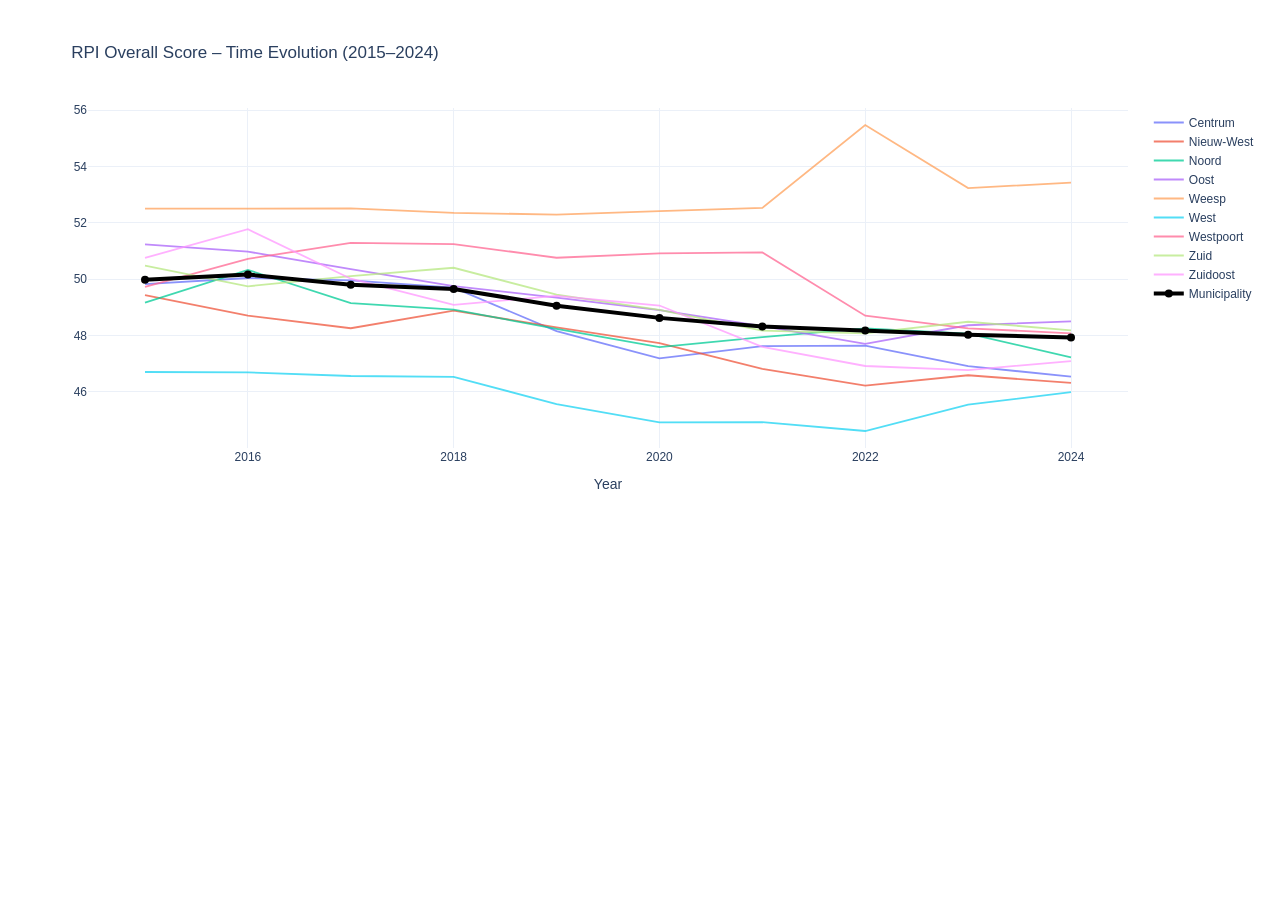
<file: docs/charts/timeseries_overall.html>
<html>
<head><meta charset="utf-8" /></head>
<body>
    <div>                        <script type="text/javascript">window.PlotlyConfig = {MathJaxConfig: 'local'};</script>
        <script charset="utf-8" src="https://cdn.plot.ly/plotly-2.35.2.min.js"></script>                <div id="07e5a877-0d4d-4cbb-bd55-10ddd74f9d8e" class="plotly-graph-div" style="height:520px; width:100%;"></div>            <script type="text/javascript">                                    window.PLOTLYENV=window.PLOTLYENV || {};                                    if (document.getElementById("07e5a877-0d4d-4cbb-bd55-10ddd74f9d8e")) {                    Plotly.newPlot(                        "07e5a877-0d4d-4cbb-bd55-10ddd74f9d8e",                        [{"hovertemplate":"\u003cb\u003eCentrum\u003c\u002fb\u003e\u003cbr\u003eYear: %{x}\u003cbr\u003eRPI: %{y:.1f}\u003cextra\u003e\u003c\u002fextra\u003e","line":{"width":1.8},"mode":"lines","name":"Centrum","opacity":0.75,"x":[2015,2016,2017,2018,2019,2020,2021,2022,2023,2024],"y":[49.82915302791753,50.04402153658294,49.95600414207536,49.6999239844885,48.15913417518798,47.19352437483725,47.624361614579556,47.64095504676888,46.91395495083562,46.5455829578203],"type":"scatter"},{"hovertemplate":"\u003cb\u003eNieuw-West\u003c\u002fb\u003e\u003cbr\u003eYear: %{x}\u003cbr\u003eRPI: %{y:.1f}\u003cextra\u003e\u003c\u002fextra\u003e","line":{"width":1.8},"mode":"lines","name":"Nieuw-West","opacity":0.75,"x":[2015,2016,2017,2018,2019,2020,2021,2022,2023,2024],"y":[49.43619528305722,48.71052627701809,48.26129041360474,48.887609575156745,48.29252933802607,47.72991115049258,46.8194420934734,46.22298964177829,46.59238474887352,46.318343003254924],"type":"scatter"},{"hovertemplate":"\u003cb\u003eNoord\u003c\u002fb\u003e\u003cbr\u003eYear: %{x}\u003cbr\u003eRPI: %{y:.1f}\u003cextra\u003e\u003c\u002fextra\u003e","line":{"width":1.8},"mode":"lines","name":"Noord","opacity":0.75,"x":[2015,2016,2017,2018,2019,2020,2021,2022,2023,2024],"y":[49.17074998804526,50.32926849206162,49.15374566777855,48.92270474298415,48.23387430659339,47.59158834488827,47.94796612911269,48.25388800050467,48.07064000948415,47.230614081881086],"type":"scatter"},{"hovertemplate":"\u003cb\u003eOost\u003c\u002fb\u003e\u003cbr\u003eYear: %{x}\u003cbr\u003eRPI: %{y:.1f}\u003cextra\u003e\u003c\u002fextra\u003e","line":{"width":1.8},"mode":"lines","name":"Oost","opacity":0.75,"x":[2015,2016,2017,2018,2019,2020,2021,2022,2023,2024],"y":[51.23443010828635,50.97869526464451,50.35654821611246,49.75877879583144,49.344781199221785,48.903301628335356,48.332388588588344,47.70728484508864,48.366825675054415,48.5035838904352],"type":"scatter"},{"hovertemplate":"\u003cb\u003eWeesp\u003c\u002fb\u003e\u003cbr\u003eYear: %{x}\u003cbr\u003eRPI: %{y:.1f}\u003cextra\u003e\u003c\u002fextra\u003e","line":{"width":1.8},"mode":"lines","name":"Weesp","opacity":0.75,"x":[2015,2016,2017,2018,2019,2020,2021,2022,2023,2024],"y":[52.501741947114965,52.49819626038364,52.51036683182479,52.35734281523024,52.29166529464166,52.416974913160544,52.52790975624214,55.47225695210948,53.23526699771787,53.42574731088878],"type":"scatter"},{"hovertemplate":"\u003cb\u003eWest\u003c\u002fb\u003e\u003cbr\u003eYear: %{x}\u003cbr\u003eRPI: %{y:.1f}\u003cextra\u003e\u003c\u002fextra\u003e","line":{"width":1.8},"mode":"lines","name":"West","opacity":0.75,"x":[2015,2016,2017,2018,2019,2020,2021,2022,2023,2024],"y":[46.707778101638624,46.69507369087845,46.56556480958067,46.532328356738326,45.57015265218568,44.92205839728357,44.925800526580716,44.61417211991572,45.55124864794574,45.993324067010185],"type":"scatter"},{"hovertemplate":"\u003cb\u003eWestpoort\u003c\u002fb\u003e\u003cbr\u003eYear: %{x}\u003cbr\u003eRPI: %{y:.1f}\u003cextra\u003e\u003c\u002fextra\u003e","line":{"width":1.8},"mode":"lines","name":"Westpoort","opacity":0.75,"x":[2015,2016,2017,2018,2019,2020,2021,2022,2023,2024],"y":[49.727445717528596,50.72174508361836,51.28961068920461,51.24865125090851,50.761958305489834,50.91552258208472,50.95096767259152,48.703713950439614,48.25757623716932,48.07959347841948],"type":"scatter"},{"hovertemplate":"\u003cb\u003eZuid\u003c\u002fb\u003e\u003cbr\u003eYear: %{x}\u003cbr\u003eRPI: %{y:.1f}\u003cextra\u003e\u003c\u002fextra\u003e","line":{"width":1.8},"mode":"lines","name":"Zuid","opacity":0.75,"x":[2015,2016,2017,2018,2019,2020,2021,2022,2023,2024],"y":[50.48124367187302,49.747463333410664,50.11188627042935,50.40576892783429,49.45068619400604,48.91529390466742,48.17736505693821,48.076598923919605,48.49121341740275,48.1836057000721],"type":"scatter"},{"hovertemplate":"\u003cb\u003eZuidoost\u003c\u002fb\u003e\u003cbr\u003eYear: %{x}\u003cbr\u003eRPI: %{y:.1f}\u003cextra\u003e\u003c\u002fextra\u003e","line":{"width":1.8},"mode":"lines","name":"Zuidoost","opacity":0.75,"x":[2015,2016,2017,2018,2019,2020,2021,2022,2023,2024],"y":[50.75728961071617,51.773651618382694,50.01753785053197,49.0877692663396,49.41169054911535,49.06626554316357,47.600282793376124,46.92102548318146,46.775405014458,47.09523283261547],"type":"scatter"},{"hovertemplate":"\u003cb\u003eMunicipality\u003c\u002fb\u003e\u003cbr\u003eYear: %{x}\u003cbr\u003eRPI: %{y:.1f}\u003cextra\u003e\u003c\u002fextra\u003e","line":{"color":"black","width":4},"marker":{"size":8},"mode":"lines+markers","name":"Municipality","x":[2015,2016,2017,2018,2019,2020,2021,2022,2023,2024],"y":[49.9828919395753,50.166515728553435,49.80250609901584,49.65565307950131,49.057385779385314,48.628271204323696,48.32294269238697,48.179209440411825,48.0282795221046,47.93062525804417],"type":"scatter"}],                        {"template":{"data":{"barpolar":[{"marker":{"line":{"color":"white","width":0.5},"pattern":{"fillmode":"overlay","size":10,"solidity":0.2}},"type":"barpolar"}],"bar":[{"error_x":{"color":"#2a3f5f"},"error_y":{"color":"#2a3f5f"},"marker":{"line":{"color":"white","width":0.5},"pattern":{"fillmode":"overlay","size":10,"solidity":0.2}},"type":"bar"}],"carpet":[{"aaxis":{"endlinecolor":"#2a3f5f","gridcolor":"#C8D4E3","linecolor":"#C8D4E3","minorgridcolor":"#C8D4E3","startlinecolor":"#2a3f5f"},"baxis":{"endlinecolor":"#2a3f5f","gridcolor":"#C8D4E3","linecolor":"#C8D4E3","minorgridcolor":"#C8D4E3","startlinecolor":"#2a3f5f"},"type":"carpet"}],"choropleth":[{"colorbar":{"outlinewidth":0,"ticks":""},"type":"choropleth"}],"contourcarpet":[{"colorbar":{"outlinewidth":0,"ticks":""},"type":"contourcarpet"}],"contour":[{"colorbar":{"outlinewidth":0,"ticks":""},"colorscale":[[0.0,"#0d0887"],[0.1111111111111111,"#46039f"],[0.2222222222222222,"#7201a8"],[0.3333333333333333,"#9c179e"],[0.4444444444444444,"#bd3786"],[0.5555555555555556,"#d8576b"],[0.6666666666666666,"#ed7953"],[0.7777777777777778,"#fb9f3a"],[0.8888888888888888,"#fdca26"],[1.0,"#f0f921"]],"type":"contour"}],"heatmapgl":[{"colorbar":{"outlinewidth":0,"ticks":""},"colorscale":[[0.0,"#0d0887"],[0.1111111111111111,"#46039f"],[0.2222222222222222,"#7201a8"],[0.3333333333333333,"#9c179e"],[0.4444444444444444,"#bd3786"],[0.5555555555555556,"#d8576b"],[0.6666666666666666,"#ed7953"],[0.7777777777777778,"#fb9f3a"],[0.8888888888888888,"#fdca26"],[1.0,"#f0f921"]],"type":"heatmapgl"}],"heatmap":[{"colorbar":{"outlinewidth":0,"ticks":""},"colorscale":[[0.0,"#0d0887"],[0.1111111111111111,"#46039f"],[0.2222222222222222,"#7201a8"],[0.3333333333333333,"#9c179e"],[0.4444444444444444,"#bd3786"],[0.5555555555555556,"#d8576b"],[0.6666666666666666,"#ed7953"],[0.7777777777777778,"#fb9f3a"],[0.8888888888888888,"#fdca26"],[1.0,"#f0f921"]],"type":"heatmap"}],"histogram2dcontour":[{"colorbar":{"outlinewidth":0,"ticks":""},"colorscale":[[0.0,"#0d0887"],[0.1111111111111111,"#46039f"],[0.2222222222222222,"#7201a8"],[0.3333333333333333,"#9c179e"],[0.4444444444444444,"#bd3786"],[0.5555555555555556,"#d8576b"],[0.6666666666666666,"#ed7953"],[0.7777777777777778,"#fb9f3a"],[0.8888888888888888,"#fdca26"],[1.0,"#f0f921"]],"type":"histogram2dcontour"}],"histogram2d":[{"colorbar":{"outlinewidth":0,"ticks":""},"colorscale":[[0.0,"#0d0887"],[0.1111111111111111,"#46039f"],[0.2222222222222222,"#7201a8"],[0.3333333333333333,"#9c179e"],[0.4444444444444444,"#bd3786"],[0.5555555555555556,"#d8576b"],[0.6666666666666666,"#ed7953"],[0.7777777777777778,"#fb9f3a"],[0.8888888888888888,"#fdca26"],[1.0,"#f0f921"]],"type":"histogram2d"}],"histogram":[{"marker":{"pattern":{"fillmode":"overlay","size":10,"solidity":0.2}},"type":"histogram"}],"mesh3d":[{"colorbar":{"outlinewidth":0,"ticks":""},"type":"mesh3d"}],"parcoords":[{"line":{"colorbar":{"outlinewidth":0,"ticks":""}},"type":"parcoords"}],"pie":[{"automargin":true,"type":"pie"}],"scatter3d":[{"line":{"colorbar":{"outlinewidth":0,"ticks":""}},"marker":{"colorbar":{"outlinewidth":0,"ticks":""}},"type":"scatter3d"}],"scattercarpet":[{"marker":{"colorbar":{"outlinewidth":0,"ticks":""}},"type":"scattercarpet"}],"scattergeo":[{"marker":{"colorbar":{"outlinewidth":0,"ticks":""}},"type":"scattergeo"}],"scattergl":[{"marker":{"colorbar":{"outlinewidth":0,"ticks":""}},"type":"scattergl"}],"scattermapbox":[{"marker":{"colorbar":{"outlinewidth":0,"ticks":""}},"type":"scattermapbox"}],"scatterpolargl":[{"marker":{"colorbar":{"outlinewidth":0,"ticks":""}},"type":"scatterpolargl"}],"scatterpolar":[{"marker":{"colorbar":{"outlinewidth":0,"ticks":""}},"type":"scatterpolar"}],"scatter":[{"fillpattern":{"fillmode":"overlay","size":10,"solidity":0.2},"type":"scatter"}],"scatterternary":[{"marker":{"colorbar":{"outlinewidth":0,"ticks":""}},"type":"scatterternary"}],"surface":[{"colorbar":{"outlinewidth":0,"ticks":""},"colorscale":[[0.0,"#0d0887"],[0.1111111111111111,"#46039f"],[0.2222222222222222,"#7201a8"],[0.3333333333333333,"#9c179e"],[0.4444444444444444,"#bd3786"],[0.5555555555555556,"#d8576b"],[0.6666666666666666,"#ed7953"],[0.7777777777777778,"#fb9f3a"],[0.8888888888888888,"#fdca26"],[1.0,"#f0f921"]],"type":"surface"}],"table":[{"cells":{"fill":{"color":"#EBF0F8"},"line":{"color":"white"}},"header":{"fill":{"color":"#C8D4E3"},"line":{"color":"white"}},"type":"table"}]},"layout":{"annotationdefaults":{"arrowcolor":"#2a3f5f","arrowhead":0,"arrowwidth":1},"autotypenumbers":"strict","coloraxis":{"colorbar":{"outlinewidth":0,"ticks":""}},"colorscale":{"diverging":[[0,"#8e0152"],[0.1,"#c51b7d"],[0.2,"#de77ae"],[0.3,"#f1b6da"],[0.4,"#fde0ef"],[0.5,"#f7f7f7"],[0.6,"#e6f5d0"],[0.7,"#b8e186"],[0.8,"#7fbc41"],[0.9,"#4d9221"],[1,"#276419"]],"sequential":[[0.0,"#0d0887"],[0.1111111111111111,"#46039f"],[0.2222222222222222,"#7201a8"],[0.3333333333333333,"#9c179e"],[0.4444444444444444,"#bd3786"],[0.5555555555555556,"#d8576b"],[0.6666666666666666,"#ed7953"],[0.7777777777777778,"#fb9f3a"],[0.8888888888888888,"#fdca26"],[1.0,"#f0f921"]],"sequentialminus":[[0.0,"#0d0887"],[0.1111111111111111,"#46039f"],[0.2222222222222222,"#7201a8"],[0.3333333333333333,"#9c179e"],[0.4444444444444444,"#bd3786"],[0.5555555555555556,"#d8576b"],[0.6666666666666666,"#ed7953"],[0.7777777777777778,"#fb9f3a"],[0.8888888888888888,"#fdca26"],[1.0,"#f0f921"]]},"colorway":["#636efa","#EF553B","#00cc96","#ab63fa","#FFA15A","#19d3f3","#FF6692","#B6E880","#FF97FF","#FECB52"],"font":{"color":"#2a3f5f"},"geo":{"bgcolor":"white","lakecolor":"white","landcolor":"white","showlakes":true,"showland":true,"subunitcolor":"#C8D4E3"},"hoverlabel":{"align":"left"},"hovermode":"closest","mapbox":{"style":"light"},"paper_bgcolor":"white","plot_bgcolor":"white","polar":{"angularaxis":{"gridcolor":"#EBF0F8","linecolor":"#EBF0F8","ticks":""},"bgcolor":"white","radialaxis":{"gridcolor":"#EBF0F8","linecolor":"#EBF0F8","ticks":""}},"scene":{"xaxis":{"backgroundcolor":"white","gridcolor":"#DFE8F3","gridwidth":2,"linecolor":"#EBF0F8","showbackground":true,"ticks":"","zerolinecolor":"#EBF0F8"},"yaxis":{"backgroundcolor":"white","gridcolor":"#DFE8F3","gridwidth":2,"linecolor":"#EBF0F8","showbackground":true,"ticks":"","zerolinecolor":"#EBF0F8"},"zaxis":{"backgroundcolor":"white","gridcolor":"#DFE8F3","gridwidth":2,"linecolor":"#EBF0F8","showbackground":true,"ticks":"","zerolinecolor":"#EBF0F8"}},"shapedefaults":{"line":{"color":"#2a3f5f"}},"ternary":{"aaxis":{"gridcolor":"#DFE8F3","linecolor":"#A2B1C6","ticks":""},"baxis":{"gridcolor":"#DFE8F3","linecolor":"#A2B1C6","ticks":""},"bgcolor":"white","caxis":{"gridcolor":"#DFE8F3","linecolor":"#A2B1C6","ticks":""}},"title":{"x":0.05},"xaxis":{"automargin":true,"gridcolor":"#EBF0F8","linecolor":"#EBF0F8","ticks":"","title":{"standoff":15},"zerolinecolor":"#EBF0F8","zerolinewidth":2},"yaxis":{"automargin":true,"gridcolor":"#EBF0F8","linecolor":"#EBF0F8","ticks":"","title":{"standoff":15},"zerolinecolor":"#EBF0F8","zerolinewidth":2}}},"yaxis":{"autorange":true},"legend":{"orientation":"v","x":1.02,"y":1},"title":{"text":"RPI Overall Score – Time Evolution (2015–2024)"},"xaxis":{"title":{"text":"Year"}},"hovermode":"x unified","height":520},                        {"responsive": true}                    )                };                            </script>        </div>
</body>
</html>
</file>
